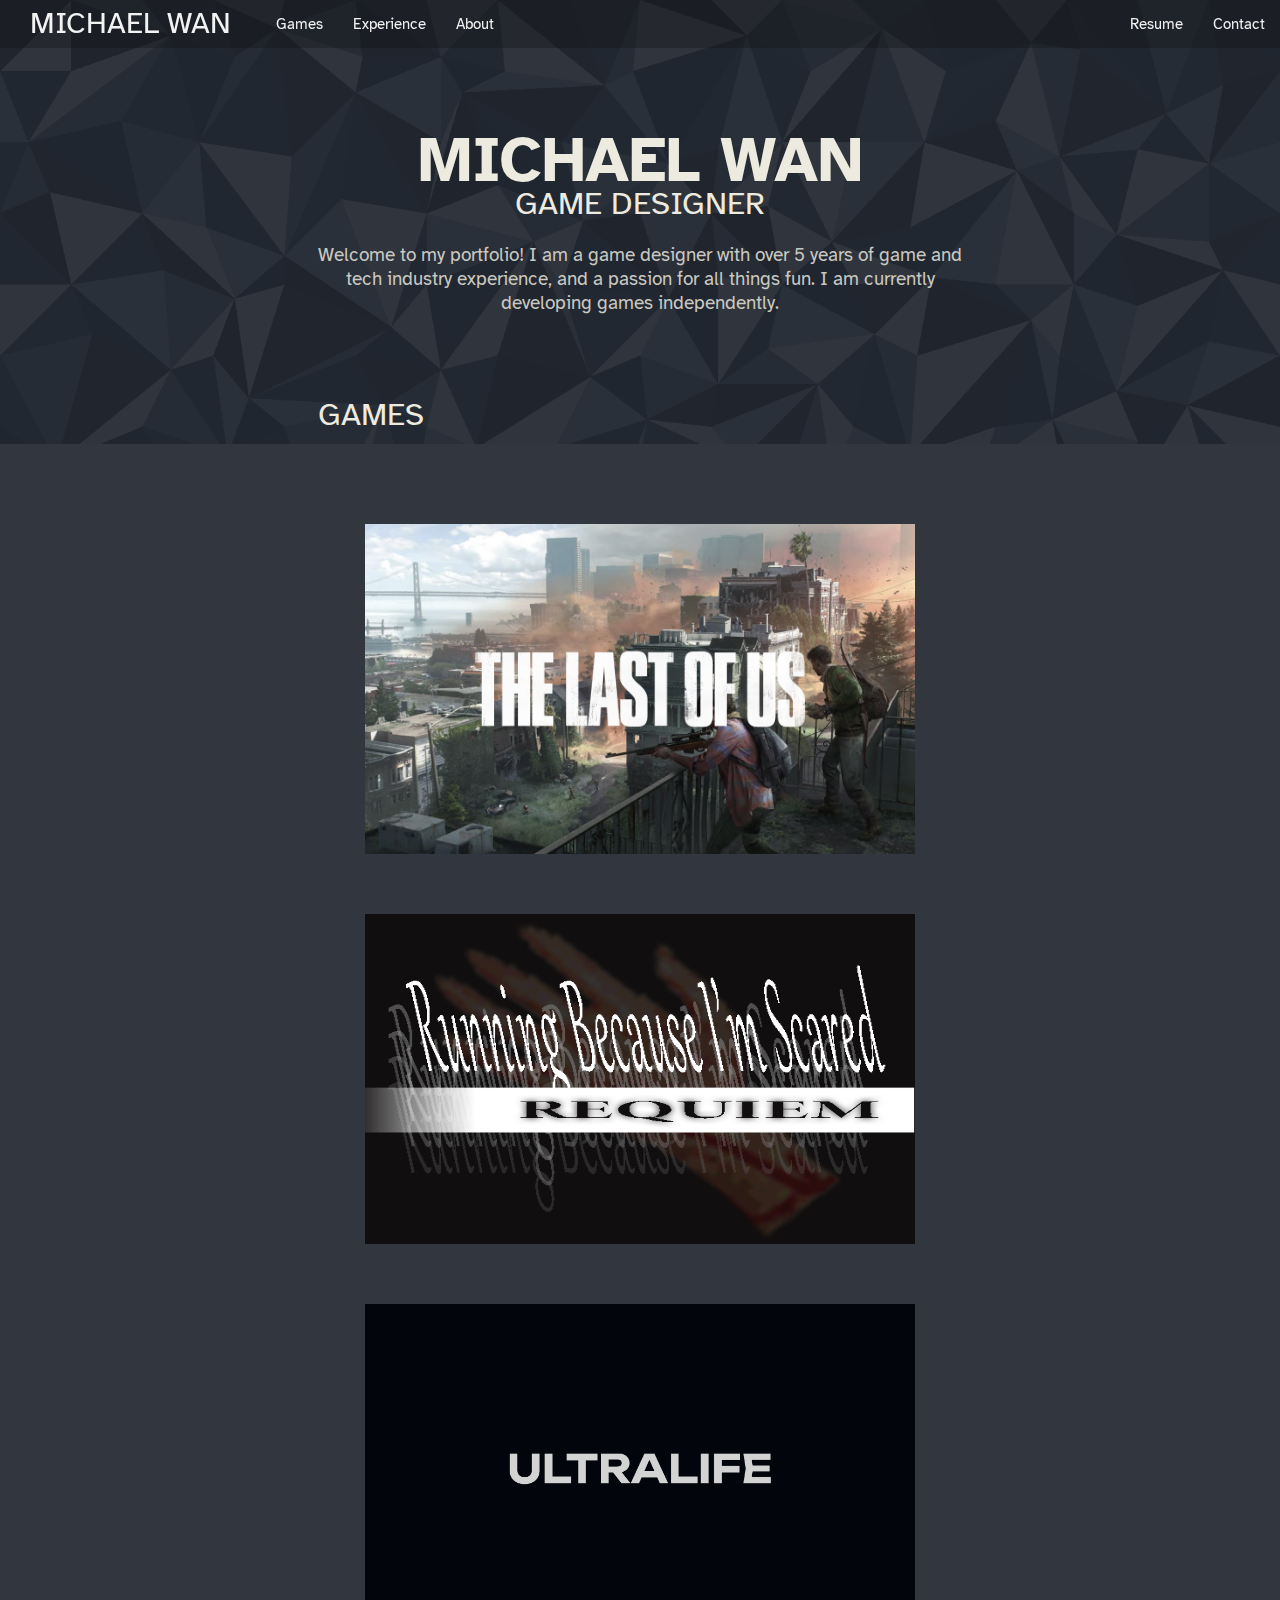
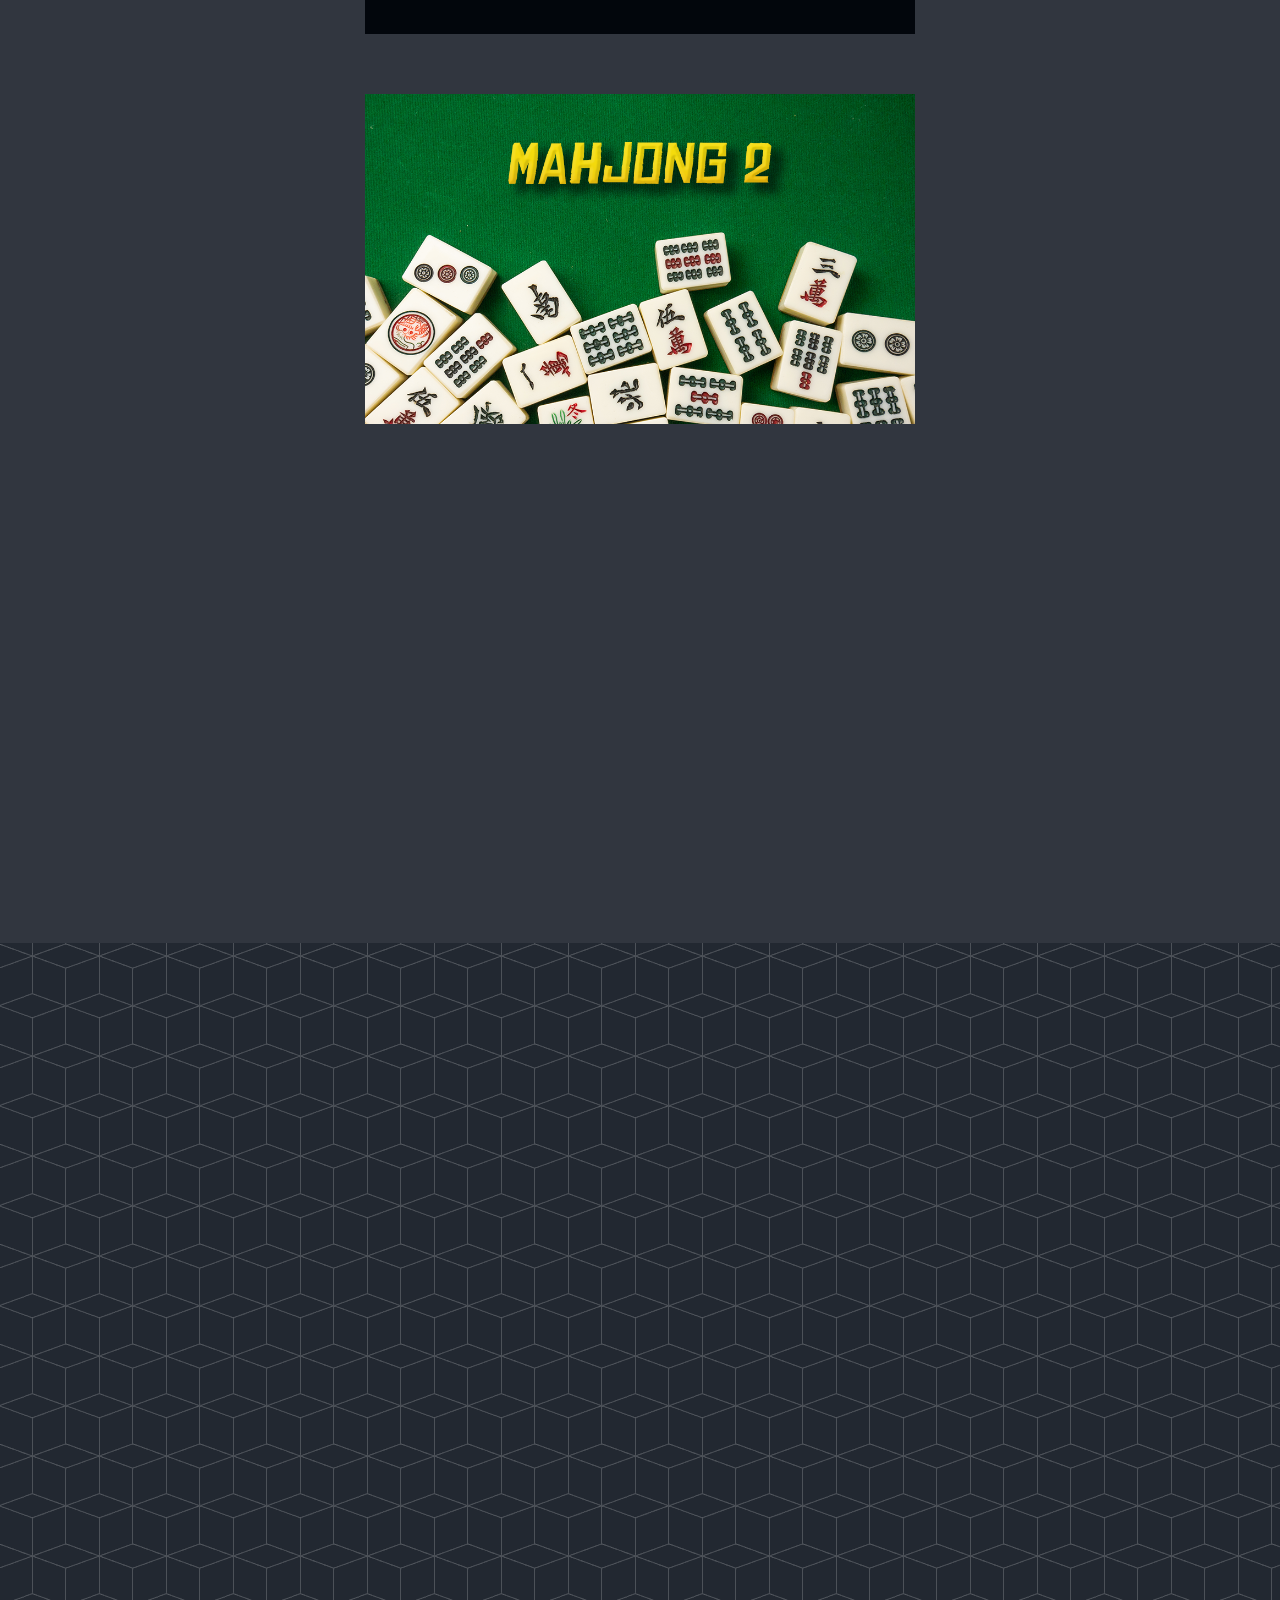
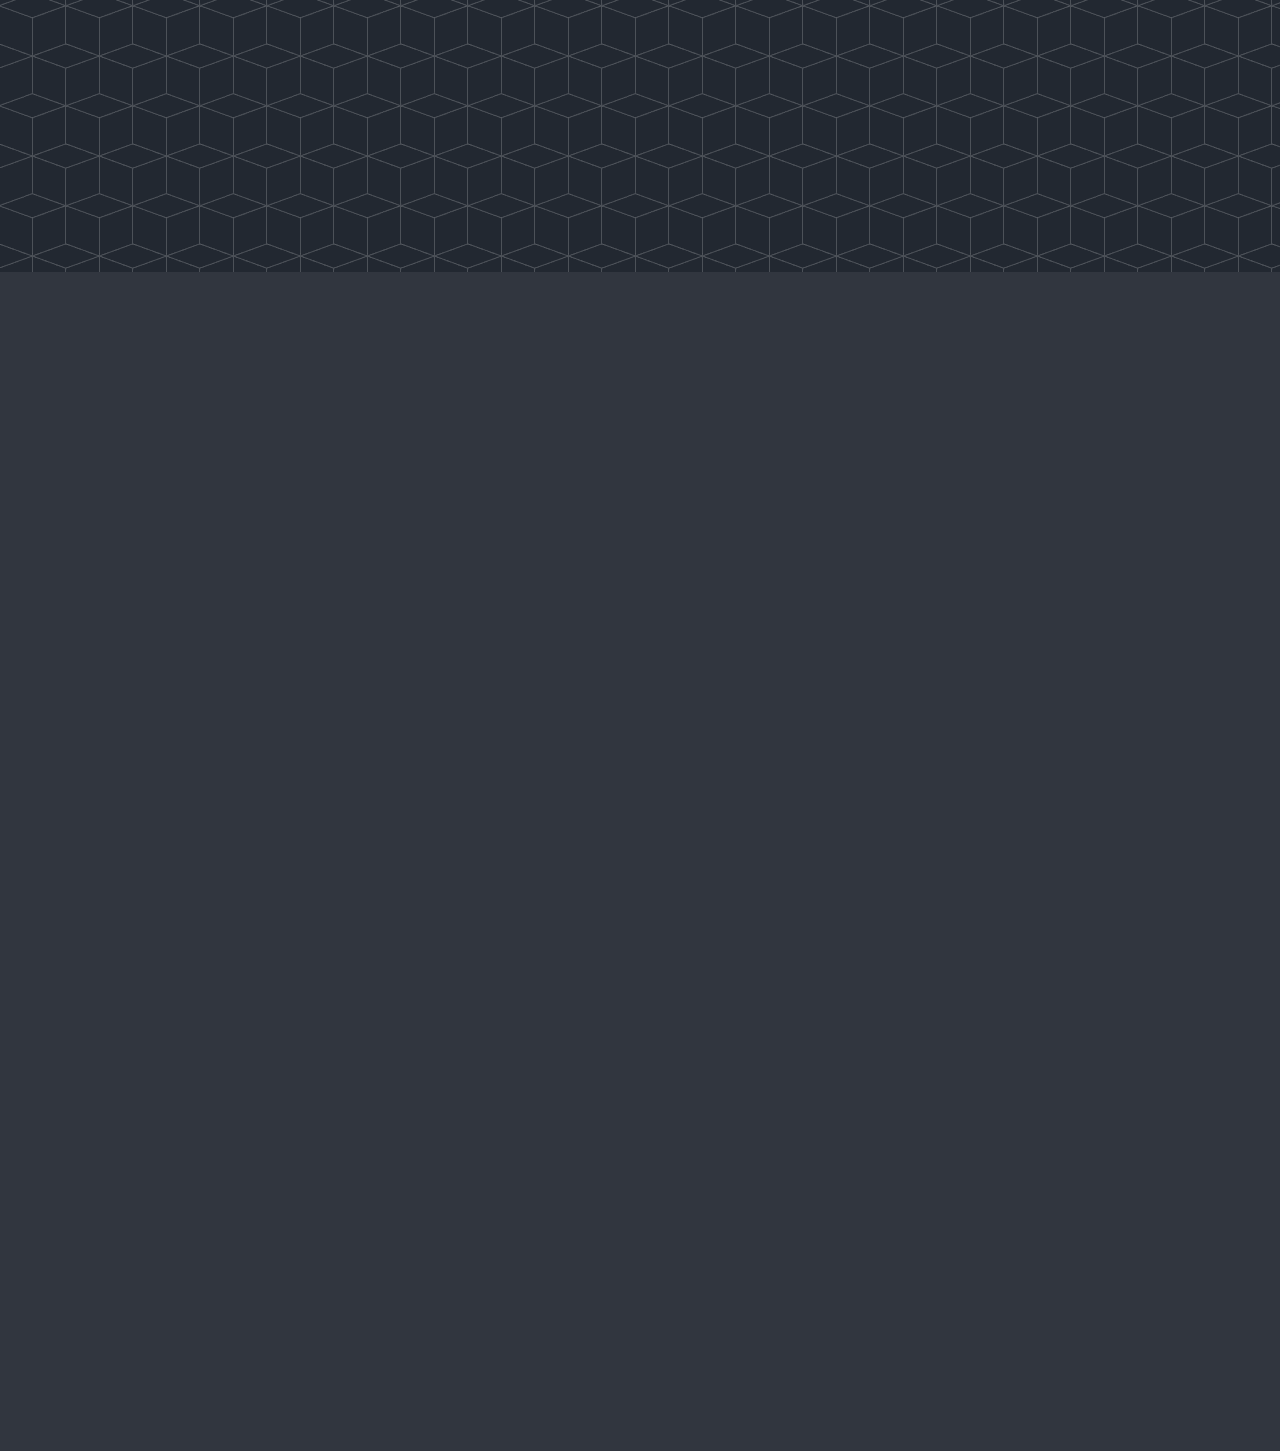
<file: index.html>
<!DOCTYPE html>
<html>
<head>
  <link rel="stylesheet" href="style.css">
  <link rel="preconnect" href="https://fonts.googleapis.com">
  <title>Michael Wan</title>
  <link rel="icon" href="images/dpadicon.png" type="image/x-icon">
  <!-- Light mode favicon -->
  <link rel="icon" href="images/dpadicon.png" type="image/x-icon" media="(prefers-color-scheme: light)">
  <!-- Dark mode favicon -->
  <link rel="icon" href="images/dpadicondarktheme.png" type="image/x-icon" media="(prefers-color-scheme: dark)">
<link rel="preconnect" href="https://fonts.gstatic.com" crossorigin>
<link href="https://fonts.googleapis.com/css2?family=Atkinson+Hyperlegible:ital,wght@0,400;0,700;1,400;1,700&family=Inter:ital,opsz,wght@0,14..32,100..900;1,14..32,100..900&display=swap" rel="stylesheet">
</head>
<body>

<div class="navbar">
  <a class="navname" href="#">MICHAEL WAN</a>
  <a class="leftnav" href="#games">Games</a>
  <a class="leftnav" href="#experience">Experience</a>
  <a class="leftnav" href="#about">About</a>
  <a class="rightnav" href="mailto:michaelw99@hotmail.com?Subject=Hello%20there">Contact</a>
  <a class="rightnav" href="Resume.pdf">Resume</a>
</div>

<div class="intro">
  <p class="name"> MICHAEL WAN </p>
  <p class="title js-scroll fade-in-bottom scrolled"> GAME DESIGNER </p>
  <p class="intro-text js-scroll fade-in-bottom scrolled">Welcome to my portfolio! I am a game designer with over 5 years of game and tech industry experience, and a passion for all things fun. I am currently developing games independently.</p>
  <div class="section-title-projects js-scroll slide-left scrolled" id="projects">
  GAMES
  </div>
</div>

<div class="projects">
  <div class="projects-grid">
    <div class="project js-scroll slide-left scrolled">
      <a href="tlou.html"> <img src="images/tlou.png" width="550" height="330"> </a>
      <div class="project-name"></div> 
    </div>
    <div class="project js-scroll slide-right scrolled">
      <a href="rbis.html"> <img src="images/rbis.png" width="550" height="330"> </a>
      <div class="project-name"></div> 
    </div>
    <div class="project js-scroll slide-left scrolled">
      <a href="ultralife.html"> <img src="images/ultralife.png" width="550" height="330"> </a>
      <div class="project-name"></div> 
    </div>
    <div class="project js-scroll slide-right scrolled">
      <a href="mahjong2.html"> <img src="images/mahjong2.png" width="550" height="330"> </a>
      <div class="project-name"></div> 
    </div>
    <div class="project js-scroll slide-left">
      <a href="kinetic.html"> <img src="images/kinetic.png" width="550" height="330"> </a>
      <div class="project-name"></div> 
    </div>
    <div class="section-title-exp js-scroll slide-left" id="experience">
      OTHER EXPERIENCE
    </div>
  </div>
</div>

<div class="experience">
  <div class="experience-grid">
    <div class="project js-scroll slide-left">
      <img src="images/amazon.png" width="550" height="330">
      <div class="overlay" id="amz"> 
        <div class="projtext"> My career began at <b>Amazon</b> as a software engineer. Here I was on the passive monitoring team, developing tools to detect network outages across AWS and alarm network engineers immediately if an outage occurs, or is about to occur. I developed tools and dashboards ingesting massive quantities of data with Spark, and various AWS services like EMR, Lambda, S3, Kinesis, DataPipeline, and SQS. </div> 
      </div>
      <div class="project-name"></div> 
    </div>
    <div class="project js-scroll slide-right">
      <img src="images/heroku.png" width="550" height="330">
      <div class="overlay" id="her"> 
        <div class="projtext"> I interned at <b>Heroku</b> for a summer working on the Heroku Dashboard web application working with Ember.js and Ruby. I implemented and helped design the Team Overview which had recently launched for Heroku Teams, and interface that aggregates relevant team metrics into a single space. </div>
      </div>
      <div class="project-name"></div> 
    </div>
    <div class="section-title-about js-scroll slide-left" id="about">
      ABOUT
    </div>
  </div>
</div>

<div class="about">
  <div class="me js-scroll fade-in-bottom">
    <img class="meimg" src="images/me4.jpg" width="330" height="330">
    <div class="about-text-box">
      <p class="about-text"> Though I began as a software engineer at Amazon, I quickly realized that I'd <i>much</i> rather be making games. I was most recently at Naughty Dog, and have spent a healthy amount of time in between jobs working on personal projects.</p>  
      <p class="about-text"> I spend a lot of my time making and playing games, but when I'm not, you might find me in some remote location at six in the morning scrambling to take a photo. I am also an occasional musician, music enjoyer/collector, and racket sports player. </p>
      <p class="about-text"> I'm currently looking for my next opportunity. If you are interested, please get in touch! </p>
    </div>
  </div>
  <div class="buttons js-scroll fade-in-bottom">
    <a href="Resume.pdf"> <button class="bottom-button"> RESUME </button></a>
    <a href="https://www.linkedin.com/in/michaelw99"><button class="bottom-button"> LINKEDIN </button></a>
    <!-- <a href="https://github.com/michaelw99"><button class="bottom-button"> GITHUB </button></a> -->
    <a href="mailto:michaelw99@hotmail.com?Subject=Hello%20there" target="_top"><button class="bottom-button"> CONTACT </button></a>
  </div>
</div>

<div class="contact">

</div> 

</body>

<script>
const scrollElements = document.querySelectorAll(".js-scroll");

const elementInView = (el, dividend = 1) => {
  const elementTop = el.getBoundingClientRect().top;

  return (
    elementTop <=
    (window.innerHeight || document.documentElement.clientHeight) / dividend
  );
};

const elementOutofView = (el) => {
  const elementTop = el.getBoundingClientRect().top;

  return (
    elementTop > (window.innerHeight || document.documentElement.clientHeight)
  );
};

const displayScrollElement = (element) => {
  element.classList.add("scrolled");
};

const hideScrollElement = (element) => {
  element.classList.remove("scrolled");
};

const handleScrollAnimation = () => {
  scrollElements.forEach((el) => {
    if (elementInView(el, 1.1)) {
      displayScrollElement(el);
    }
  })
}

window.addEventListener("scroll", () => { 
  handleScrollAnimation();
});

</script>
</html>
</file>
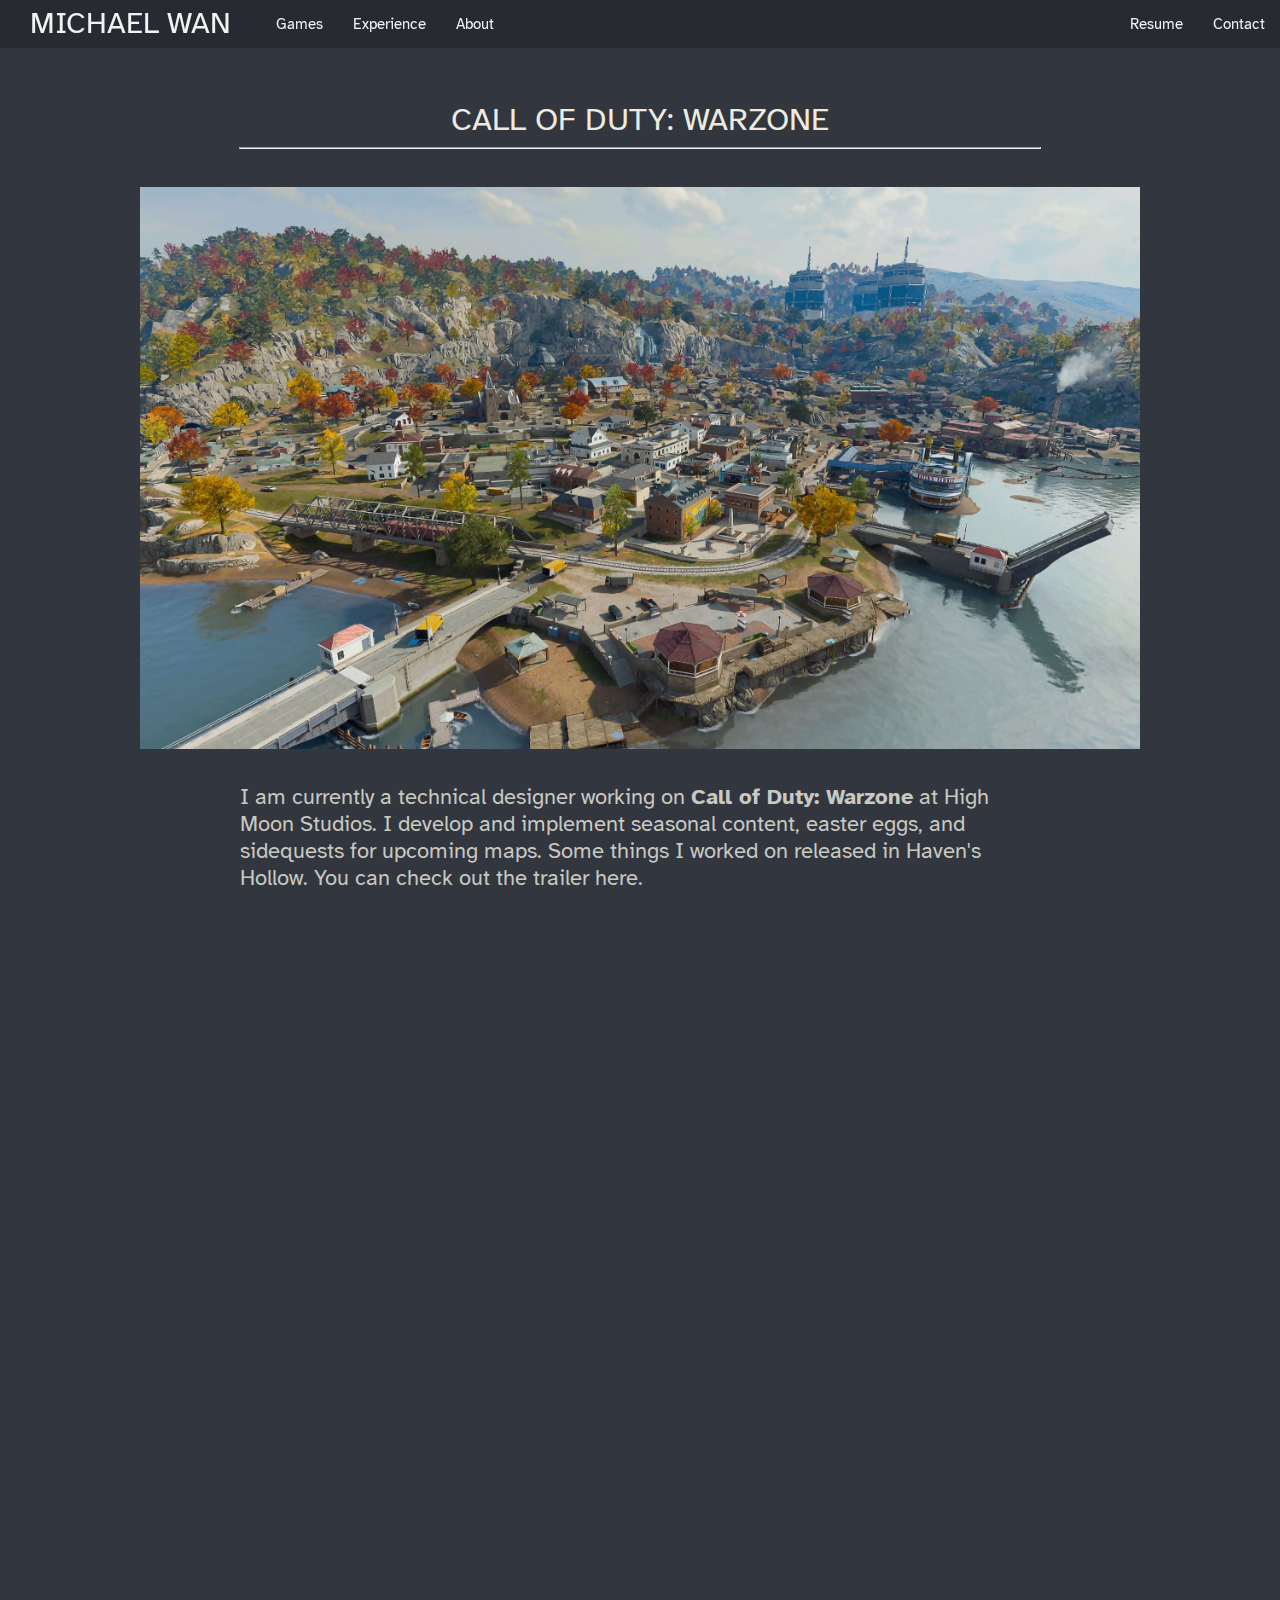
<file: cod.html>
<!DOCTYPE html>
<html>
<head>
  <link rel="stylesheet" href="style.css">
  <link rel="preconnect" href="https://fonts.googleapis.com">
  <title>Michael Wan</title>
  <link rel="icon" href="images/dpadicon.png" type="image/x-icon">
  <!-- Light mode favicon -->
  <link rel="icon" href="images/dpadicon.png" type="image/x-icon" media="(prefers-color-scheme: light)">
  <!-- Dark mode favicon -->
  <link rel="icon" href="images/dpadicondarktheme.png" type="image/x-icon" media="(prefers-color-scheme: dark)">
<link rel="preconnect" href="https://fonts.gstatic.com" crossorigin>
<link href="https://fonts.googleapis.com/css2?family=Atkinson+Hyperlegible:ital,wght@0,400;0,700;1,400;1,700&family=Inter:ital,opsz,wght@0,14..32,100..900;1,14..32,100..900&display=swap" rel="stylesheet">

<style>
html {
  background-color: #31363F;
}

img {
    padding-top: 30px;
    max-width: 100%;
    height: auto;
}

.namediv {
    padding-top: 100px;
}

.text {
    padding-top: 20px;
    max-width: 50em;
    margin: auto;
    padding-bottom: 40px;
    background-color: #31363F;
}

.paragraph {
    margin: auto;
    white-space: normal;
    text-align: left;
    font-size: 1.4em;
    color: #c9c8c1;
    padding-bottom: 0px;
    background-color: #31363F;
}

iframe {
    margin: auto;
    display: block;
    padding-bottom: 140px;
}

li {
    margin: auto;
    white-space: normal;
    text-align: left;
    font-size: 1.4em;
    color: #c9c8c1;
    font-family: "Atkinson Hyperlegible", sans-serif;
    font-weight: 100;
    font-style: normal;
}

</style>

</head>
<body>

<div class="navbar">
  <a class="navname" href="index.html">MICHAEL WAN</a>
  <a class="leftnav" href="index.html#games">Games</a>
  <a class="leftnav" href="index.html#experience">Experience</a>
  <a class="leftnav" href="index.html#about">About</a>
  <a class="rightnav" href="mailto:michaelw99@hotmail.com?Subject=Hello%20there">Contact</a>
  <a class="rightnav" href="Resume.pdf">Resume</a>
</div>

<div>
<div class="namediv">
  <p class="title"> CALL OF DUTY: WARZONE </p>
  <hr style="width:50em">
  <img src="images/havens.JPG" width="1000" height=auto>
</div>

<div class="text">
  <p class="paragraph"> I am currently a technical designer working on <b>Call of Duty: Warzone</b> at High Moon Studios. I develop and implement seasonal content, easter eggs, and sidequests for upcoming maps. Some things I worked on released in Haven's Hollow. You can check out the trailer here.</p>
</div>

<div>
    <iframe width="1000" height="563" src="https://www.youtube.com/embed/9HJtaimt8hg?si=AUKwb1VPk-qG571f" title="YouTube video player" frameborder="0" allow="accelerometer; autoplay; clipboard-write; encrypted-media; gyroscope; picture-in-picture; web-share" referrerpolicy="strict-origin-when-cross-origin" allowfullscreen></iframe>
</div>

</body>
</html>
</file>
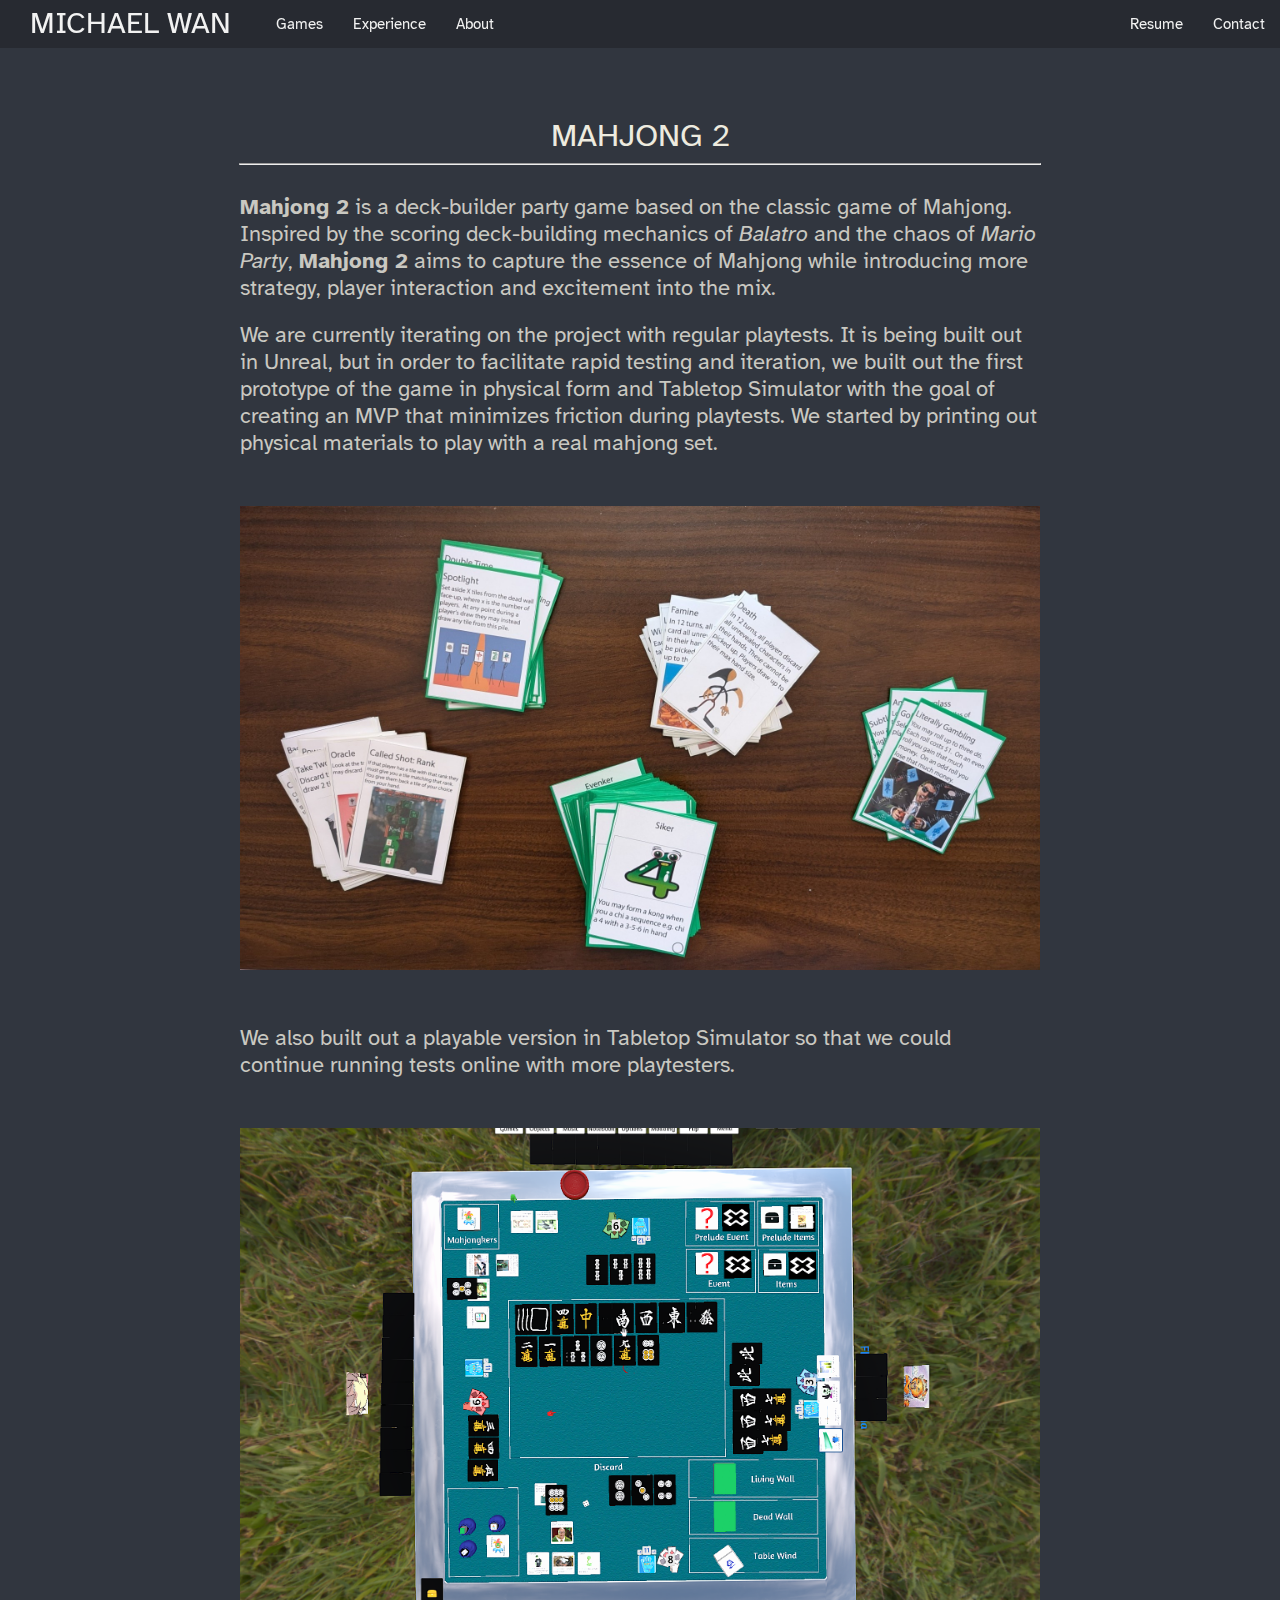
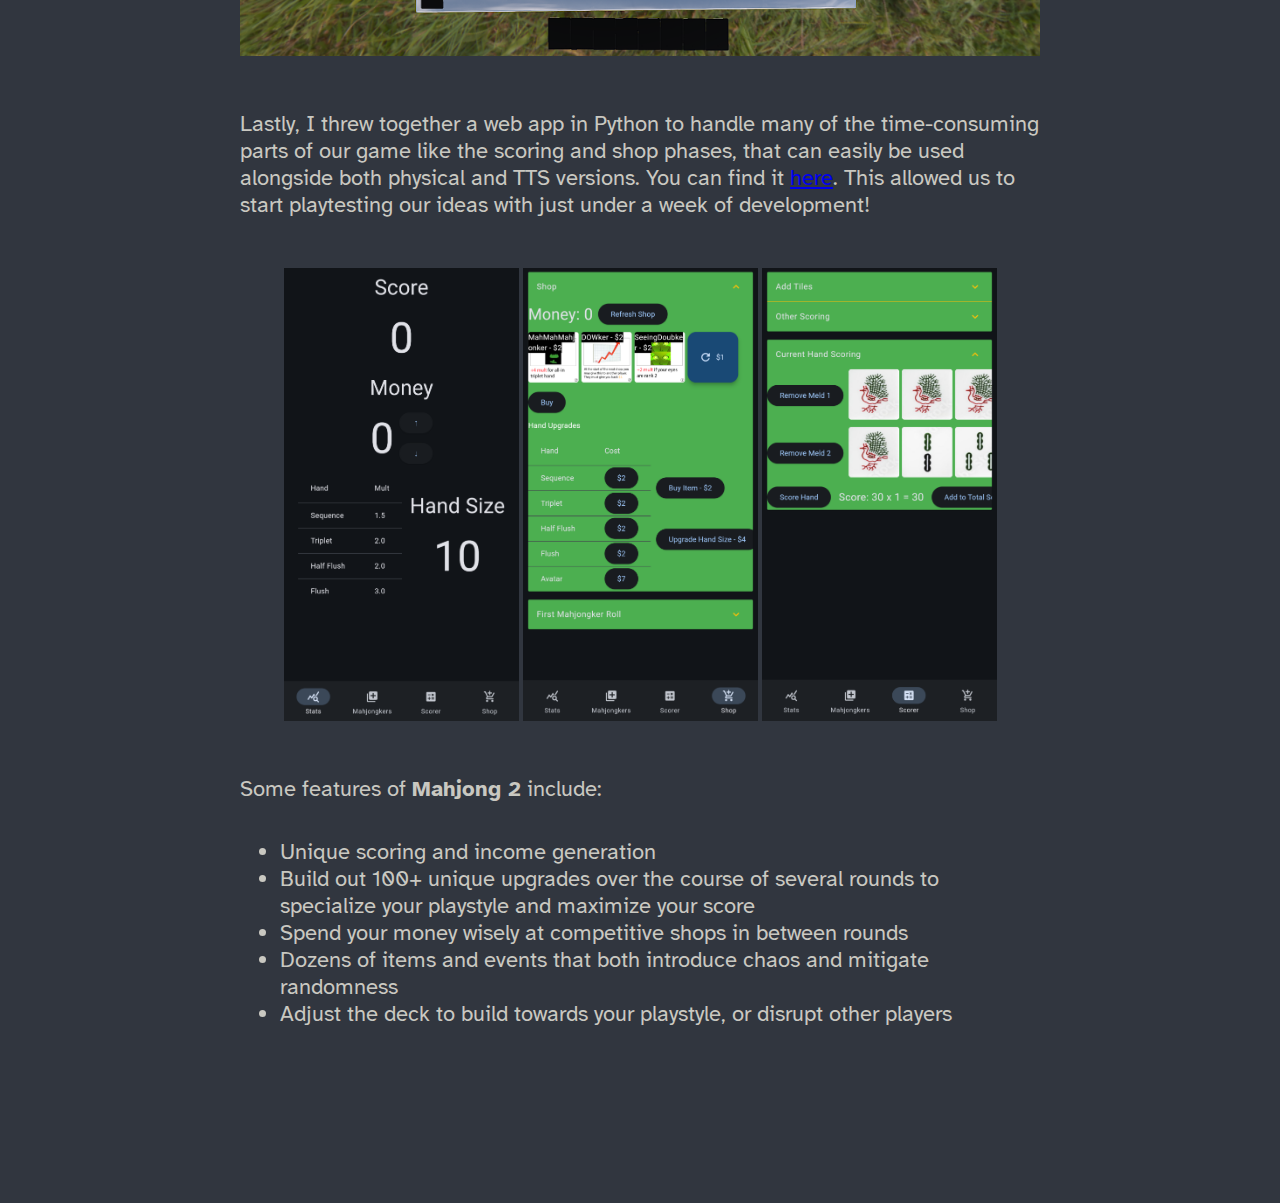
<file: mahjong2.html>
<!DOCTYPE html>
<html>
<head>
  <link rel="stylesheet" href="style.css">
  <link rel="preconnect" href="https://fonts.googleapis.com">
  <title>Michael Wan</title>
  <link rel="icon" href="images/dpadicon.png" type="image/x-icon">
  <!-- Light mode favicon -->
  <link rel="icon" href="images/dpadicon.png" type="image/x-icon" media="(prefers-color-scheme: light)">
  <!-- Dark mode favicon -->
  <link rel="icon" href="images/dpadicondarktheme.png" type="image/x-icon" media="(prefers-color-scheme: dark)">
<link rel="preconnect" href="https://fonts.gstatic.com" crossorigin>
<link href="https://fonts.googleapis.com/css2?family=Atkinson+Hyperlegible:ital,wght@0,400;0,700;1,400;1,700&family=Inter:ital,opsz,wght@0,14..32,100..900;1,14..32,100..900&display=swap" rel="stylesheet">

<style>
html {
  background-color: #31363F;
}

img {
    padding-top: 30px;
    max-width: 100%;
    height: auto;
}

.namediv {
    padding-top: 100px;
}

.text {
    padding-top: 20px;
    max-width: 50em;
    margin: auto;
    padding-bottom: 130px;
    background-color: #31363F;
}

.paragraph {
    margin: auto;
    white-space: normal;
    text-align: left;
    font-size: 1.4em;
    color: #c9c8c1;
    padding-bottom: 20px;
    background-color: #31363F;
}

li {
    margin: auto;
    white-space: normal;
    text-align: left;
    font-size: 1.4em;
    color: #c9c8c1;
    font-family: "Atkinson Hyperlegible", sans-serif;
    font-weight: 100;
    font-style: normal;
}

ul {
    padding-bottom: 20px;
}

.mySlides {display: none}

/* Slideshow container */
.slideshow-container {
  max-width: 950px;
  position: relative;
  margin: auto;
}

/* Next & previous buttons */
.prev, .next {
  cursor: pointer;
  position: absolute;
  top: 50%;
  width: auto;
  padding: 16px;
  margin-top: -22px;
  color: white;
  font-weight: bold;
  font-size: 18px;
  transition: 0.6s ease;
  border-radius: 0 3px 3px 0;
  user-select: none;
}

/* Position the "next button" to the right */
.next {
  right: 0;
  border-radius: 3px 0 0 3px;
}

.prev {
    left: 0;
    border-radius: 3px 0 0 3px;
}

/* On hover, add a black background color with a little bit see-through */
.prev:hover, .next:hover {
  background-color: rgba(0,0,0,0.8);
}


/* Number text (1/3 etc) */
.numbertext {
  color: #f2f2f2;
  font-size: 12px;
  padding: 8px 12px;
  position: absolute;
  top: 0;
}

/* The dots/bullets/indicators */
.dot {
  cursor: pointer;
  height: 15px;
  width: 15px;
  margin: 0 2px;
  background-color: #bbb;
  border-radius: 50%;
  display: inline-block;
  transition: background-color 0.6s ease;
}

.active, .dot:hover {
  background-color: #717171;
}

/* Fading animation */
.fade {
  animation-name: fade;
  animation-duration: 1.5s;
}

@keyframes fade {
  from {opacity: .4} 
  to {opacity: 1}
}

/* On smaller screens, decrease text size */
@media only screen and (max-width: 300px) {
  .prev, .next,.text {font-size: 11px}
}

</style>

</head>
<body>

<div class="navbar">
  <a class="navname" href="index.html">MICHAEL WAN</a>
  <a class="leftnav" href="index.html#games">Games</a>
  <a class="leftnav" href="index.html#experience">Experience</a>
  <a class="leftnav" href="index.html#about">About</a>
  <a class="rightnav" href="mailto:michaelw99@hotmail.com?Subject=Hello%20there">Contact</a>
  <a class="rightnav" href="Resume.pdf">Resume</a>
</div>

<div>
</div>

<div class="namediv">
  <p class="space"></p>
  <p class="title"> MAHJONG 2 </p>
  <hr style="width:50em">
  <!-- <div class="slideshow-container">

    <div class="mySlides fade">
      <img src="images/rbisscreen1.png" style="width:100%">
    </div>
    
    <div class="mySlides fade">
      <img src="images/rbisscreen2.png" style="width:100%">
    </div>
    
    <div class="mySlides fade">
      <img src="images/rbisscreen3.png" style="width:100%">
    </div>
    
    <a class="prev" onclick="plusSlides(-1)">❮</a>
    <a class="next" onclick="plusSlides(1)">❯</a>
    
    </div>
    <br>
    
    <div style="text-align:center">
      <span class="dot" onclick="currentSlide(1)"></span> 
      <span class="dot" onclick="currentSlide(2)"></span> 
      <span class="dot" onclick="currentSlide(3)"></span> 
    </div>
</div> -->

<div class="text">
  <p class="paragraph"> <b>Mahjong 2</b> is a deck-builder party game based on the classic game of Mahjong. Inspired by the scoring deck-building mechanics of <i>Balatro</i> and the chaos of <i>Mario Party</i>, <b>Mahjong 2</b> aims to capture the essence of Mahjong while introducing more strategy, player interaction and excitement into the mix.</p>
  <p class="paragraph"> We are currently iterating on the project with regular playtests. It is being built out in Unreal, but in order to facilitate rapid testing and iteration, we built out the first prototype of the game in physical form and Tabletop Simulator with the goal of creating an MVP that minimizes friction during playtests. We started by printing out physical materials to play with a real mahjong set.</p>
  <img src="images/mahjreal.jpg" width="950" height="570" style="padding-bottom:50px">
  <p class="paragraph"> We also built out a playable version in Tabletop Simulator so that we could continue running tests online with more playtesters.</p>
  <img src="images/mahjtts1.png" width="950" height="570" style="padding-bottom:50px">  
  <p class="paragraph"> Lastly, I threw together a web app in Python to handle many of the time-consuming parts of our game like the scoring and shop phases, that can easily be used alongside both physical and TTS versions. You can find it <a href="https://2boys1pizza.github.io/">here</a>. This allowed us to start playtesting our ideas with just under a week of development!</p>
  <div style="padding-bottom:50px">
    <img src="images/mahscorer1.png" width="235" height=auto>
    <img src="images/mahscorer2.png" width="235" height=auto>
    <img src="images/mahscorer3.png" width="235" height=auto>
  </div>
  <p class="paragraph"> Some features of <b>Mahjong 2</b> include: </p>
  <ul>
    <li>Unique scoring and income generation</li>
    <li>Build out 100+ unique upgrades over the course of several rounds to specialize your playstyle and maximize your score </li>
    <li>Spend your money wisely at competitive shops in between rounds</li>
    <li>Dozens of items and events that both introduce chaos and mitigate randomness</li>
    <li>Adjust the deck to build towards your playstyle, or disrupt other players</li>
  </ul>  
</div>

<script>
let slideIndex = 1;
showSlides(slideIndex);

function plusSlides(n) {
  showSlides(slideIndex += n);
}

function currentSlide(n) {
  showSlides(slideIndex = n);
}

function showSlides(n) {
  let i;
  let slides = document.getElementsByClassName("mySlides");
  let dots = document.getElementsByClassName("dot");
  if (n > slides.length) {slideIndex = 1}    
  if (n < 1) {slideIndex = slides.length}
  for (i = 0; i < slides.length; i++) {
    slides[i].style.display = "none";  
  }
  for (i = 0; i < dots.length; i++) {
    dots[i].className = dots[i].className.replace(" active", "");
  }
  slides[slideIndex-1].style.display = "block";  
  dots[slideIndex-1].className += " active";
}
</script>

</body>
</html>
</file>
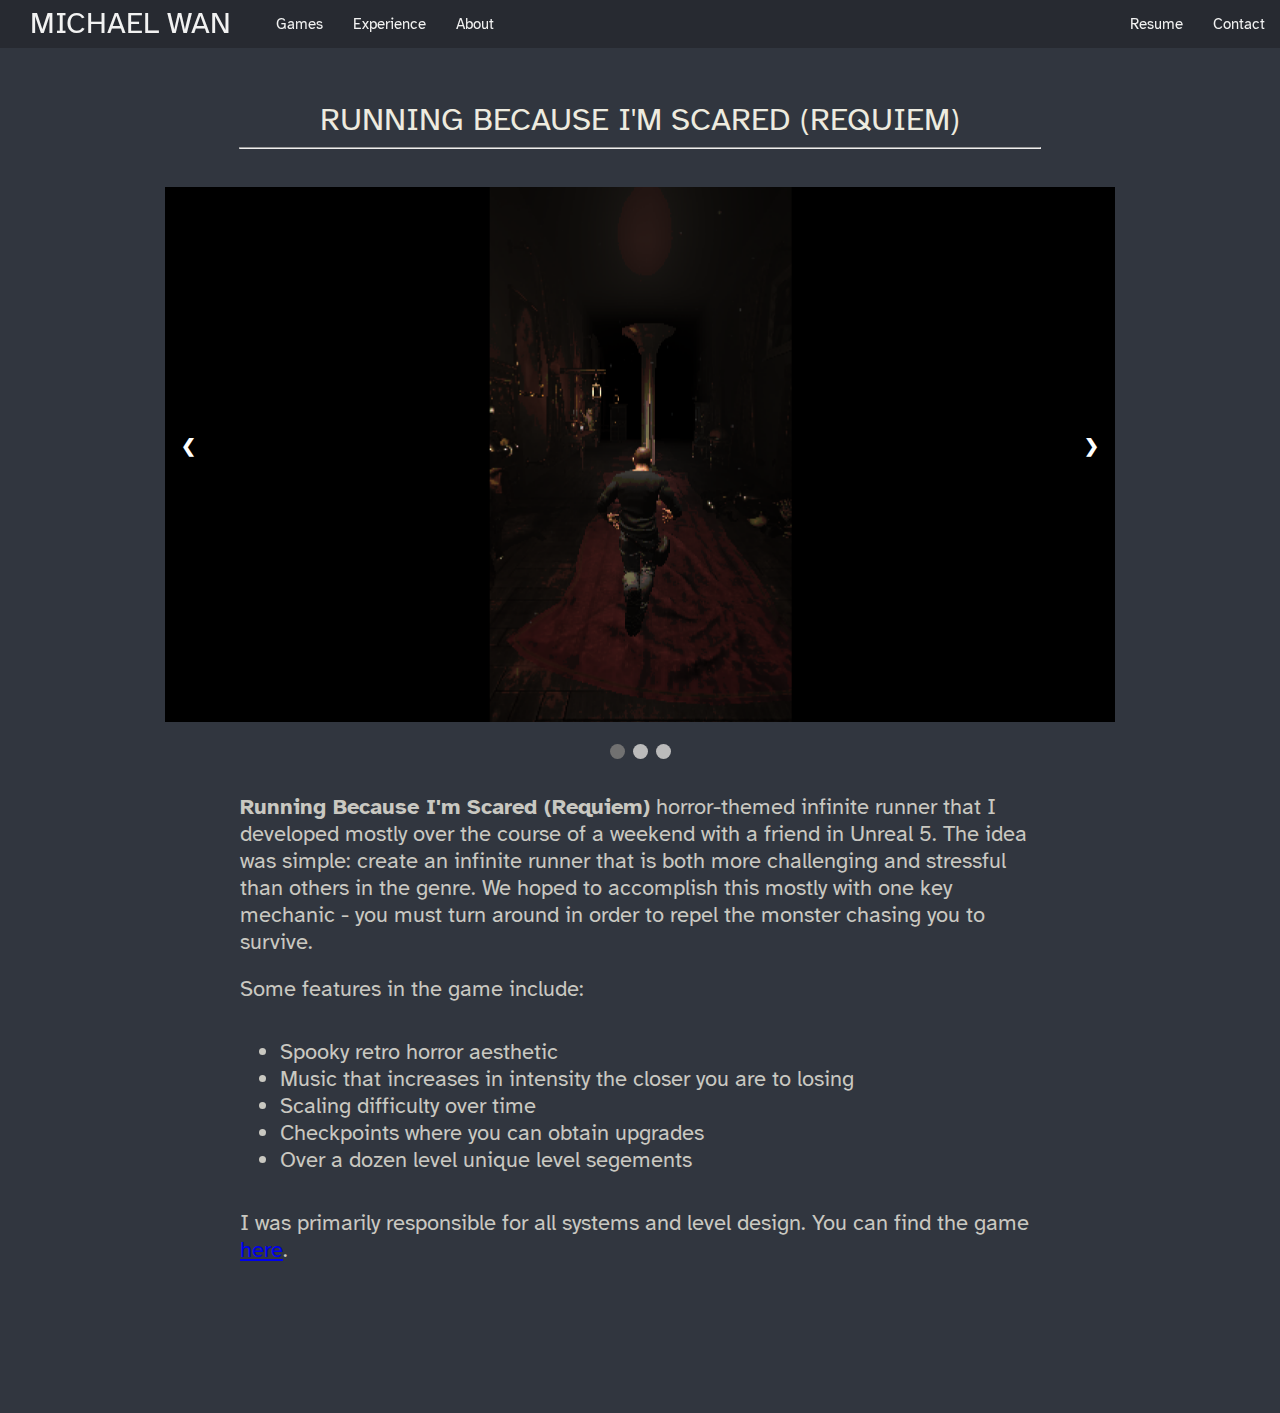
<file: rbis.html>
<!DOCTYPE html>
<html>
<head>
  <link rel="stylesheet" href="style.css">
  <link rel="preconnect" href="https://fonts.googleapis.com">
  <title>Michael Wan</title>
  <link rel="icon" href="images/dpadicon.png" type="image/x-icon">
  <!-- Light mode favicon -->
  <link rel="icon" href="images/dpadicon.png" type="image/x-icon" media="(prefers-color-scheme: light)">
  <!-- Dark mode favicon -->
  <link rel="icon" href="images/dpadicondarktheme.png" type="image/x-icon" media="(prefers-color-scheme: dark)">
<link rel="preconnect" href="https://fonts.gstatic.com" crossorigin>
<link href="https://fonts.googleapis.com/css2?family=Atkinson+Hyperlegible:ital,wght@0,400;0,700;1,400;1,700&family=Inter:ital,opsz,wght@0,14..32,100..900;1,14..32,100..900&display=swap" rel="stylesheet">

<style>
html {
  background-color: #31363F;
}

img {
    padding-top: 30px;
    max-width: 100%;
    height: auto;
}

.namediv {
    padding-top: 100px;
}

.text {
    padding-top: 20px;
    max-width: 50em;
    margin: auto;
    padding-bottom: 130px;
    background-color: #31363F;
}

.paragraph {
    margin: auto;
    white-space: normal;
    text-align: left;
    font-size: 1.4em;
    color: #c9c8c1;
    padding-bottom: 20px;
    background-color: #31363F;
}

li {
    margin: auto;
    white-space: normal;
    text-align: left;
    font-size: 1.4em;
    color: #c9c8c1;
    font-family: "Atkinson Hyperlegible", sans-serif;
    font-weight: 100;
    font-style: normal;
}

ul {
    padding-bottom: 20px;
}

.mySlides {display: none}

/* Slideshow container */
.slideshow-container {
  max-width: 950px;
  position: relative;
  margin: auto;
}

/* Next & previous buttons */
.prev, .next {
  cursor: pointer;
  position: absolute;
  top: 50%;
  width: auto;
  padding: 16px;
  margin-top: -22px;
  color: white;
  font-weight: bold;
  font-size: 18px;
  transition: 0.6s ease;
  border-radius: 0 3px 3px 0;
  user-select: none;
}

/* Position the "next button" to the right */
.next {
  right: 0;
  border-radius: 3px 0 0 3px;
}

.prev {
    left: 0;
    border-radius: 3px 0 0 3px;
}

/* On hover, add a black background color with a little bit see-through */
.prev:hover, .next:hover {
  background-color: rgba(0,0,0,0.8);
}


/* Number text (1/3 etc) */
.numbertext {
  color: #f2f2f2;
  font-size: 12px;
  padding: 8px 12px;
  position: absolute;
  top: 0;
}

/* The dots/bullets/indicators */
.dot {
  cursor: pointer;
  height: 15px;
  width: 15px;
  margin: 0 2px;
  background-color: #bbb;
  border-radius: 50%;
  display: inline-block;
  transition: background-color 0.6s ease;
}

.active, .dot:hover {
  background-color: #717171;
}

/* Fading animation */
.fade {
  animation-name: fade;
  animation-duration: 1.5s;
}

@keyframes fade {
  from {opacity: .4} 
  to {opacity: 1}
}

/* On smaller screens, decrease text size */
@media only screen and (max-width: 300px) {
  .prev, .next,.text {font-size: 11px}
}

</style>

</head>
<body>

<div class="navbar">
  <a class="navname" href="index.html">MICHAEL WAN</a>
  <a class="leftnav" href="index.html#games">Games</a>
  <a class="leftnav" href="index.html#experience">Experience</a>
  <a class="leftnav" href="index.html#about">About</a>
  <a class="rightnav" href="mailto:michaelw99@hotmail.com?Subject=Hello%20there">Contact</a>
  <a class="rightnav" href="Resume.pdf">Resume</a>
</div>

<div class="namediv">
  <p class="title"> RUNNING BECAUSE I'M SCARED (REQUIEM) </p>
  <hr style="width:50em">
  <div class="slideshow-container">

    <div class="mySlides fade">
      <img src="images/rbisscreen1.png" style="width:100%">
    </div>
    
    <div class="mySlides fade">
      <img src="images/rbisscreen2.png" style="width:100%">
    </div>
    
    <div class="mySlides fade">
      <img src="images/rbisscreen3.png" style="width:100%">
    </div>
    
    <a class="prev" onclick="plusSlides(-1)">❮</a>
    <a class="next" onclick="plusSlides(1)">❯</a>
    
    </div>
    <br>
    
    <div style="text-align:center">
      <span class="dot" onclick="currentSlide(1)"></span> 
      <span class="dot" onclick="currentSlide(2)"></span> 
      <span class="dot" onclick="currentSlide(3)"></span> 
    </div>
</div>

<div class="text">
  <p class="paragraph"> <b>Running Because I'm Scared (Requiem)</b> horror-themed infinite runner that I developed mostly over the course of a weekend with a friend in Unreal 5. The idea was simple: create an infinite runner that is both more challenging and stressful than others in the genre. We hoped to accomplish this mostly with one key mechanic - you must turn around in order to repel the monster chasing you to survive. </p>
  <p class="paragraph"> Some features in the game include: </p>
  <ul>
    <li>Spooky retro horror aesthetic</li>
    <li>Music that increases in intensity the closer you are to losing</li>
    <li>Scaling difficulty over time</li>
    <li>Checkpoints where you can obtain upgrades</li>
    <li>Over a dozen level unique level segements</li>
  </ul>  
  <p class="paragraph"> I was primarily responsible for all systems and level design. You can find the game <a href="https://michaelw99.itch.io/running-because-im-scared-requiem">here</a>.</p>
</div>

<script>
let slideIndex = 1;
showSlides(slideIndex);

function plusSlides(n) {
  showSlides(slideIndex += n);
}

function currentSlide(n) {
  showSlides(slideIndex = n);
}

function showSlides(n) {
  let i;
  let slides = document.getElementsByClassName("mySlides");
  let dots = document.getElementsByClassName("dot");
  if (n > slides.length) {slideIndex = 1}    
  if (n < 1) {slideIndex = slides.length}
  for (i = 0; i < slides.length; i++) {
    slides[i].style.display = "none";  
  }
  for (i = 0; i < dots.length; i++) {
    dots[i].className = dots[i].className.replace(" active", "");
  }
  slides[slideIndex-1].style.display = "block";  
  dots[slideIndex-1].className += " active";
}
</script>

</body>
</html>
</file>
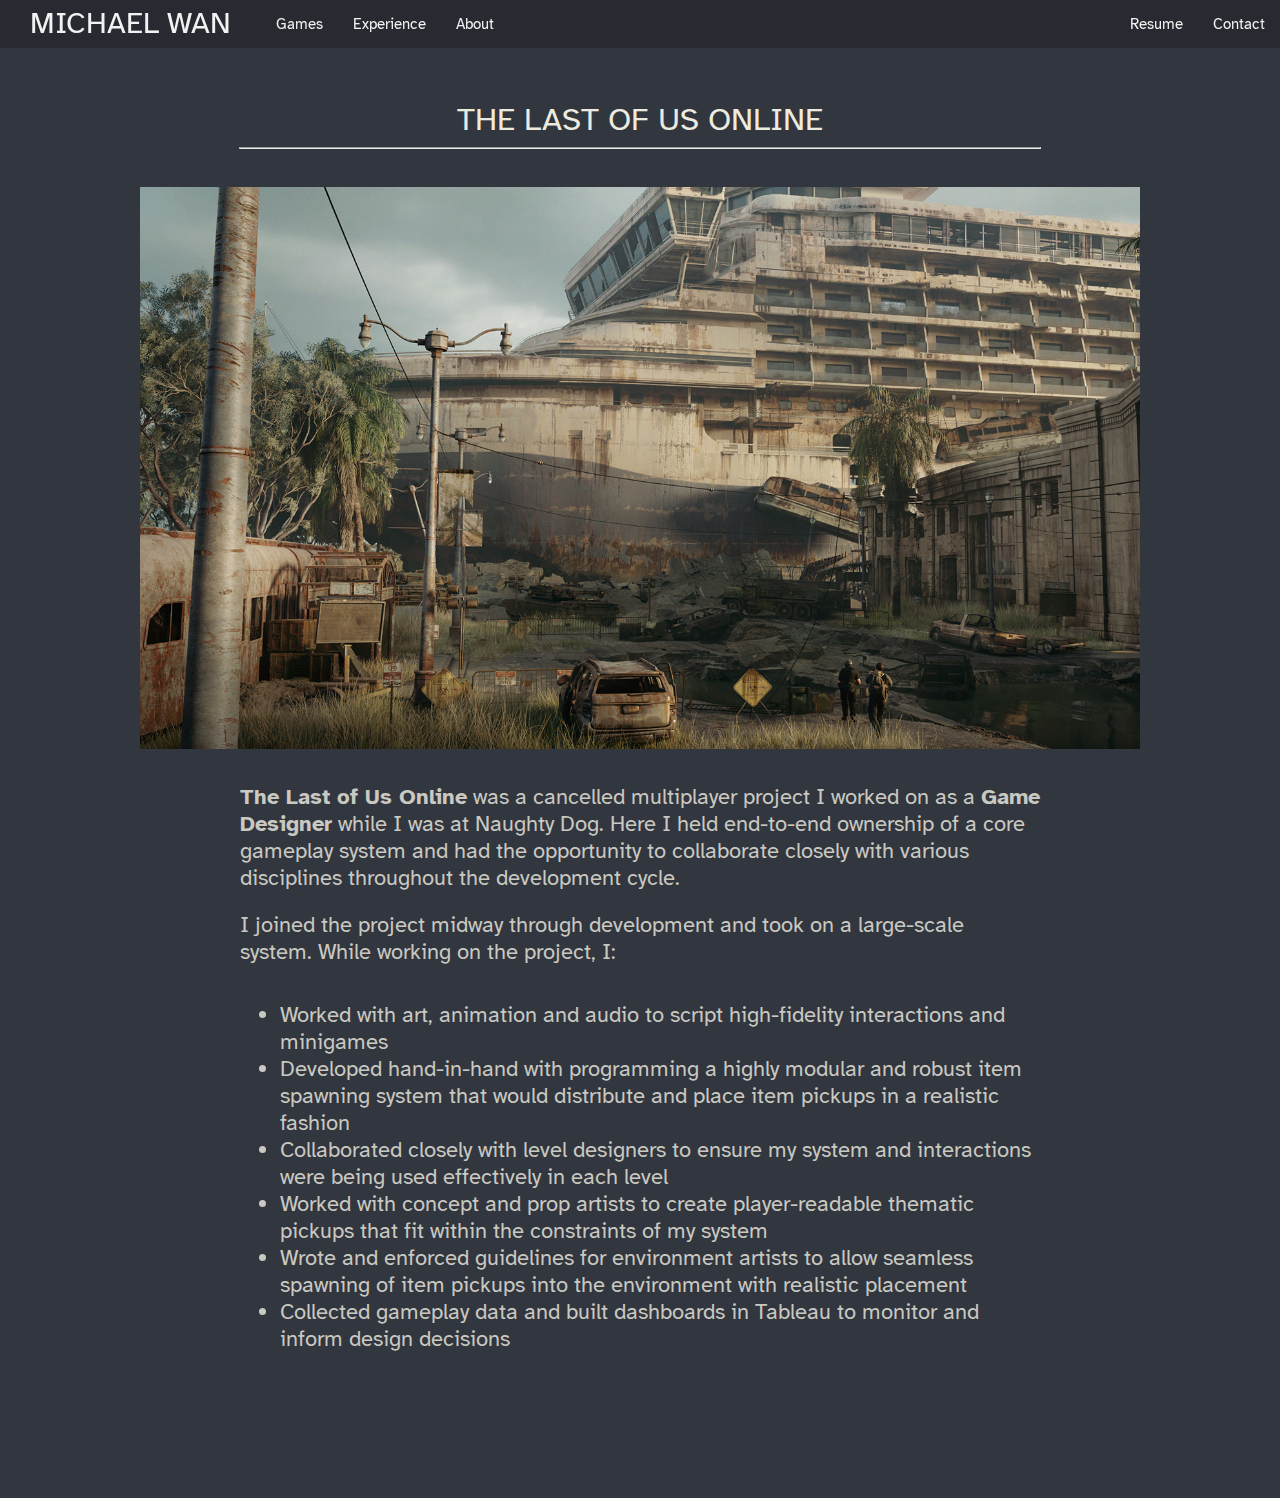
<file: tlou.html>
<!DOCTYPE html>
<html>
<head>
  <link rel="stylesheet" href="style.css">
  <link rel="preconnect" href="https://fonts.googleapis.com">
  <title>Michael Wan</title>
  <link rel="icon" href="images/dpadicon.png" type="image/x-icon">
  <!-- Light mode favicon -->
  <link rel="icon" href="images/dpadicon.png" type="image/x-icon" media="(prefers-color-scheme: light)">
  <!-- Dark mode favicon -->
  <link rel="icon" href="images/dpadicondarktheme.png" type="image/x-icon" media="(prefers-color-scheme: dark)">
<link rel="preconnect" href="https://fonts.gstatic.com" crossorigin>
<link href="https://fonts.googleapis.com/css2?family=Atkinson+Hyperlegible:ital,wght@0,400;0,700;1,400;1,700&family=Inter:ital,opsz,wght@0,14..32,100..900;1,14..32,100..900&display=swap" rel="stylesheet">

<style>
html {
  background-color: #31363F;
}

img {
    padding-top: 30px;
    max-width: 100%;
    height: auto;
}

.namediv {
    padding-top: 100px;
}

.text {
    padding-top: 20px;
    max-width: 50em;
    margin: auto;
    padding-bottom: 130px;
    background-color: #31363F;
}

.paragraph {
    margin: auto;
    white-space: normal;
    text-align: left;
    font-size: 1.4em;
    color: #c9c8c1;
    padding-bottom: 20px;
    background-color: #31363F;
}

li {
    margin: auto;
    white-space: normal;
    text-align: left;
    font-size: 1.4em;
    color: #c9c8c1;
    font-family: "Atkinson Hyperlegible", sans-serif;
    font-weight: 100;
    font-style: normal;
}

</style>

</head>
<body>

<div class="navbar">
  <a class="navname" href="index.html">MICHAEL WAN</a>
  <a class="leftnav" href="index.html#games">Games</a>
  <a class="leftnav" href="index.html#experience">Experience</a>
  <a class="leftnav" href="index.html#about">About</a>
  <a class="rightnav" href="mailto:michaelw99@hotmail.com?Subject=Hello%20there">Contact</a>
  <a class="rightnav" href="Resume.pdf">Resume</a>
</div>

<div>
<div class="namediv">
  <p class="title"> THE LAST OF US ONLINE </p>
  <hr style="width:50em">
  <img src="images/tlou2.png" width="1000" height=auto>
</div>

<div class="text">
  <p class="paragraph"> <b>The Last of Us Online</b> was a cancelled multiplayer project I worked on as a <b>Game Designer</b> while I was at Naughty Dog. Here I held end-to-end ownership of a core gameplay system and had the opportunity to collaborate closely with various disciplines throughout the development cycle.</p>
  <p class="paragraph"> I joined the project midway through development and took on a large-scale system. While working on the project, I: </p>
  <ul>
    <li>Worked with art, animation and audio to script high-fidelity interactions and minigames</li>
    <li>Developed hand-in-hand with programming a highly modular and robust item spawning system that would distribute and place item pickups in a realistic fashion</li>
    <li>Collaborated closely with level designers to ensure my system and interactions were being used effectively in each level</li>
    <li>Worked with concept and prop artists to create player-readable thematic pickups that fit within the constraints of my system</li>
    <li>Wrote and enforced guidelines for environment artists to allow seamless spawning of item pickups into the environment with realistic placement</li>
    <li>Collected gameplay data and built dashboards in Tableau to monitor and inform design decisions</li>
  </ul>  
</div>

</body>
</html>
</file>
<file: style.css>
html {
    scroll-behavior: smooth;
}

body {
    margin: 0px;
}

p {
  font-family: "Atkinson Hyperlegible", sans-serif;
  font-weight: 400;
  font-style: normal;
}


.navbar {
  background-color: rgba(15, 15, 15, 0.3);
  position: fixed;
/*  padding-left: 60px;*/
/*  padding-right: 300px;*/
/*  top: -50px;*/
  width: 100%;
  display: block;
  transition: top 0.3s;
}

.navname {
  float: left;
  display: block;
  color: #f2f2f2;
  text-align: center;
  padding: 4px 30px 3px 30px;
  text-decoration: none;
  font-size: 30px;
  font-family: "Atkinson Hyperlegible", sans-serif;
  font-weight: 400;
  font-style: normal;
}

.leftnav {
  float: left;
  display: block;
  color: #f2f2f2;
  text-align: center;
  padding: 15px;
  text-decoration: none;
  font-size: 15px;
  font-family: "Atkinson Hyperlegible", sans-serif;
  font-weight: 400;
  font-style: normal;
}

.leftnav:hover, .leftnav:active {
  background-color: #edebdf;
  color: #222831;
}

.rightnav {
  float: right;
  display: block;
  color: #f2f2f2;
  text-align: center;
  padding: 15px;
  text-decoration: none;
  font-size: 15px;
  font-family: "Atkinson Hyperlegible", sans-serif;
  font-weight: 400;
  font-style: normal;
}

.rightnav:hover, .rightnav:active {
  background-color: #edebdf;
  color: #222831;
}

.intro {
    text-align: center;
    color: #edebdf;
/*    background-color: #6c1c1c;*/
    background-color: #222831;
    margin: 0px;
    padding-bottom: 10px;
    background-image: url(images/bg1.png);
    background-size: cover;
}

p.name {
    font-size: 4.0em;
    padding-top: 120px;
    margin: 0px;
    height: 1em;
    font-weight: bold;
}

p.title {
    font-size: 2.0em;
    padding-top: 0px;
    margin: 0px;
    font-weight: normal;
}

p.intro-text {
	padding-top: 20px;
    padding-bottom: 80px;
	margin: 0px;
    max-width: 35em;
    text-align: center;
    margin-left: auto;
    margin-right: auto;
    font-size: 1.2em;
    color: #c9c8c1;
}

.section-title-projects {
    font-size: 2.0em;
    text-align: center;
    padding-right: 42%;
    color: #edebdf;
/*    background-color: #6c1c1c;*/
/*    background-color: #222831;*/
/*    margin: 0px;*/
    font-family: "Atkinson Hyperlegible", sans-serif;
    font-weight: 400;
    font-style: normal;
}

.js-scroll {
  opacity: 0;
  transition: opacity 500ms;
}
.js-scroll.scrolled {
  opacity: 1;
}

.scrolled.fade-in {
  animation: fade-in 0.7s ease-in-out both;
}
.scrolled.fade-in-bottom {
  animation: fade-in-bottom 0.7s ease-in-out both;
}
.scrolled.slide-left {
  animation: slide-in-left 0.7s ease-in-out both;
}
.scrolled.slide-right {
  animation: slide-in-right 0.7s ease-in-out both;
}
@keyframes slide-in-left {
  0% {
    transform: translateX(-100px);
    opacity: 0;
  }
  100% {
    transform: translateX(0);
    opacity: 1;
  }
}
@keyframes slide-in-right {
  0% {
    transform: translateX(100px);
    opacity: 0;
  }
  100% {
    transform: translateX(0);
    opacity: 1;
  }
}
@keyframes fade-in-bottom {
  0% {
    transform: translateY(50px);
    opacity: 0;
  }
  100% {
    transform: translateY(0);
    opacity: 1;
  }
}
@keyframes fade-in {
  0% {
    opacity: 0;
  }
  100% {
    opacity: 1;
  }
}

.projects {
    display: flex;
    justify-content: center;
/*    background-color: #956145;*/
    background-color: #31363F;
    margin: 0 auto;
/*    background-image: url(images/shattered-dark.png);*/
}

.projects-grid {
    align-content: center;
    justify-content: center;
    display: flex;
    flex-wrap: wrap;
    width: 85rem;
	color: #edebdf;
/*	background-color: #956145;*/
/*    background-color: #31363F;*/
    margin: 0px;
    padding-bottom: 10px;
    padding-top: 50px;
    padding-left: 15%;
    padding-right: 15%;
/*    column-gap: 50px;*/
}

.project {
/*    background-color: rgba(255, 255, 255, 0.8);*/
/*    border: 1px solid rgba(0, 0, 0, 0.8);*/
    padding: 30px;
    font-size: 30px;
    text-align: center;
    display: table;
/*    flex-direction: column;*/
/*    justify-content: center;*/
}

.project img:hover, .project img:active {
    opacity: 0.8;
    transition: .25s ease;
    transform: scale(1.03) 
}

.project img {
    display: block;
}

.overlay {
    position: absolute;
    top: 30px;
    bottom: 0;
    left: 30px;
    right: 0;
/*    padding: 30px;*/
    height: 330px;
    width: 550px;
    opacity: 0;
    transition: .5s ease;

}

.overlay:hover {
    opacity: 1;
}

.projtext {
    color: #c9c8c1;
    font-size: 0.7em;
    position: absolute;
    width: 500px;
    top: 50%;
    left: 50%;
    -webkit-transform: translate(-50%, -50%);
    -ms-transform: translate(-50%, -50%);
    transform: translate(-50%, -50%);
    text-align: center;
    font-family: "Atkinson Hyperlegible", sans-serif;
    font-weight: 400;
    font-style: normal;
}

#amz {
    background-color: rgb(34, 48, 64, 0.95);
}

#her {
    background-color: rgb(64, 0, 153, 0.95);
}

.project-name {
    padding: 0px 0px 0px 0px;
}

.section-title-exp {
    font-size: 2.0em;
    text-align: center;
    padding-right: 64%;
    padding-top: 50px;
/*    color: #edebdf;*/
/*    background-color: #6c1c1c;*/
/*    background-color: #222831;*/
/*    margin: 0px;*/
    font-family: "Atkinson Hyperlegible", sans-serif;
    font-weight: 400;
    font-style: normal;
}

.experience {
    display: flex;
    justify-content: center;
    background-color: #222831;
    margin: 0 auto;
	background-image: url(images/cubes.png);
}

.experience-grid {
    align-content: center;
    justify-content: center;
    display: flex;
    flex-wrap: wrap;
    width: 85rem;
    color: #edebdf;
/*    background-color: #222831;*/
    margin: 0px;
    padding-bottom: 10px;
    padding-top: 50px;
    padding-left: 15%;
    padding-right: 15%;
}

.section-title-about {
    font-size: 2.0em;
    text-align: center;
    padding-right: 78%;
    padding-top: 50px;
/*    color: #edebdf;*/
/*    background-color: #6c1c1c;*/
/*    background-color: #222831;*/
/*    margin: 0px;*/
    font-family: "Atkinson Hyperlegible", sans-serif;
    font-weight: 400;
    font-style: normal;
}

.about {
	text-align: center;
	color: #edebdf;
	background-color: #31363F;
/*    justify-content: center;*/
/*    display: flex;*/
    padding-bottom: 150px;
    padding-top: 60px;
}

.me {
    max-width: 50%;
    margin: auto;
    height: auto;
    flex-wrap: wrap;
    justify-content: center;
    display: flex;
    padding-top: 30px;
    font-family: "Atkinson Hyperlegible", sans-serif;
    font-weight: 400;
    font-style: normal;
    font-size: 1.25em;
}

.about-text-box {
    padding-bottom: 30px;
    text-align: left;
    padding-left: 30px;
}

.about-text {
    width: 25em;
    padding-left: 2em;
    padding-bottom: 15px;
    font-size: 1.0em;
    margin: 0;
}

.buttons {
    padding-top:30px;
}

.icon {
    height: 50px; 
    margin-right: 5px; 
    opacity: 0.5;
}

.icon:hover, .icon:active {
    opacity: 1;
}

.bottom-button {
    padding: 16px 32px;
    text-align: center;
    display: inline-block;
    font-size: 1.0em;
    margin: 50px 32px;
    border: 2px solid #edebdf;
    background-color: rgba(15, 15, 15, 0.0);;
    color: #c9c8c1;
    cursor: pointer;
}

.bottom-button:hover, .bottom-button:active {
    background-color: #c9c8c1;
    color: #31363F;
}

.namediv {
    text-align: center;
    color: #edebdf;
    background-color: #31363F;
    margin: 0px;
    padding-bottom: 10px;
}

.meimg {
    padding-bottom: 50px;
}
</file>
